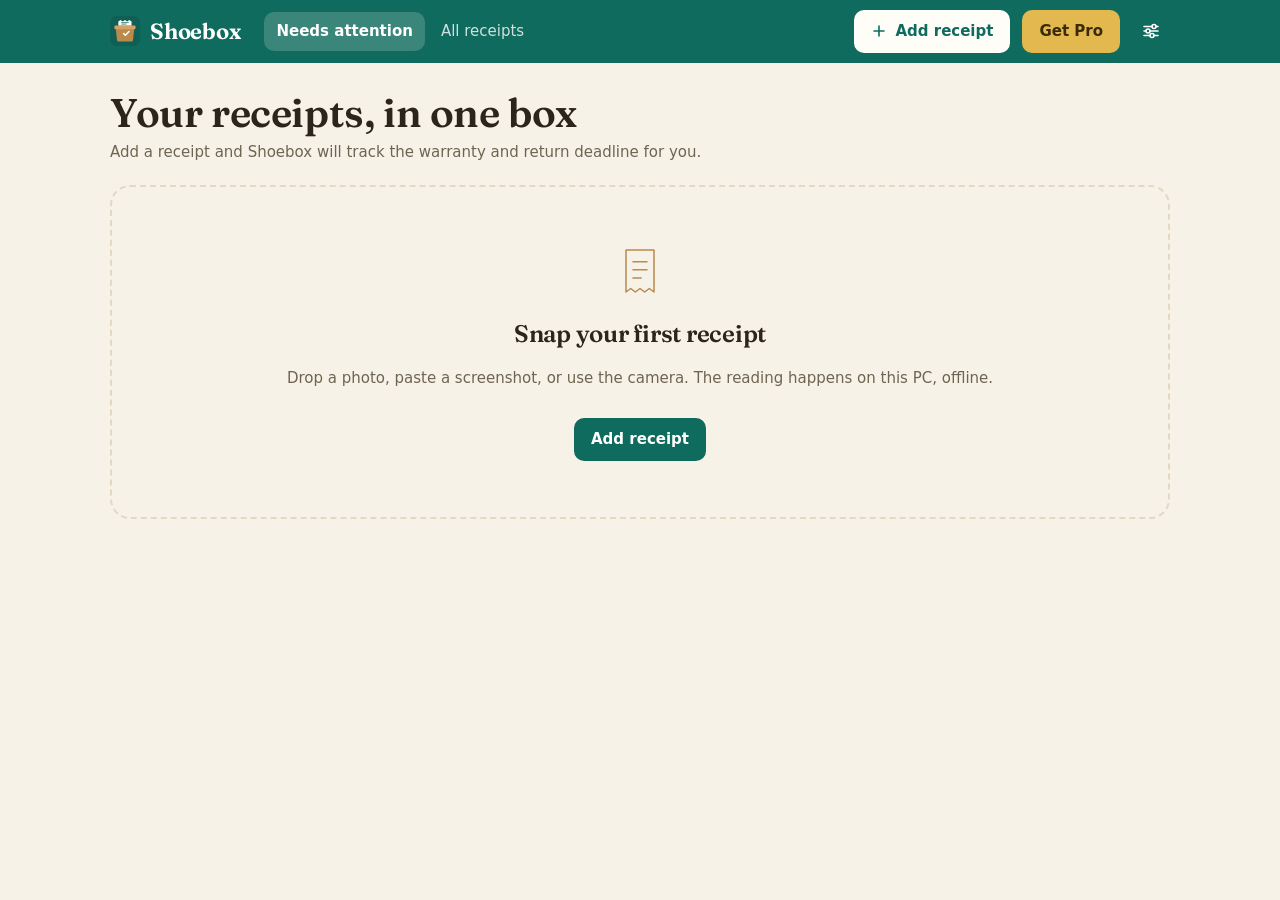
<file: index.html>
<!doctype html>
<html lang="en">
<head>
  <meta charset="utf-8">
  <meta name="viewport" content="width=device-width, initial-scale=1, viewport-fit=cover">
  <title>Shoebox</title>
  <meta name="description" content="Receipt and warranty vault. Snap a receipt, Shoebox reads it on your PC and reminds you before a warranty or return window ends.">
  <meta name="theme-color" content="#0F5F55">
  <link rel="manifest" href="manifest.webmanifest">
  <link rel="icon" href="icons/icon.svg" type="image/svg+xml">
  <link rel="icon" href="icons/icon-192.png" sizes="192x192" type="image/png">
  <link rel="preload" href="fonts/fraunces-latin-wght-normal.woff2" as="font" type="font/woff2" crossorigin>
  <link rel="stylesheet" href="css/styles.css">
</head>
<body data-view="attention">
  <a class="skip" href="#main">Skip to content</a>
  <header class="appbar">
    <div class="appbar-inner">
      <div class="brand"><img src="icons/icon.svg" alt="" width="30" height="30"><span>Shoebox</span></div>
      <nav class="tabs" aria-label="Sections">
        <button data-action="view" data-view="attention">Needs attention <span id="attnCount" class="count" hidden>0</span></button>
        <button data-action="view" data-view="all">All receipts</button>
      </nav>
      <span class="spacer"></span>
      <button class="btn primary" data-action="add"><svg viewBox="0 0 16 16" aria-hidden="true"><path d="M8 3v10M3 8h10"/></svg><span>Add receipt</span></button>
      <span id="proBadge" class="pro-badge" hidden>Pro</span>
      <button id="getPro" class="btn gold" data-action="open-pro">Get Pro</button>
      <button class="icon-btn" data-action="open-settings" aria-label="Settings">
        <svg viewBox="0 0 20 20" aria-hidden="true"><path d="M3 5.5h8M15 5.5h2M3 10h2M9 10h8M3 14.5h6M13 14.5h4"/><circle cx="13" cy="5.5" r="2"/><circle cx="7" cy="10" r="2"/><circle cx="11" cy="14.5" r="2"/></svg>
      </button>
    </div>
  </header>

  <main id="main" class="main" tabindex="-1"></main>

  <div class="drop-hint" aria-hidden="true"><p>Drop receipt photos or PDFs-as-images here</p></div>

  <dialog id="addDialog" aria-labelledby="addTitle">
    <div class="dlg">
      <h2 id="addTitle">Add a receipt</h2>
      <div id="dropzone" class="dropzone">
        <svg viewBox="0 0 48 48" aria-hidden="true"><path d="M12 6h24v36l-4-3-4 3-4-3-4 3-4-3-4 3z"/><path d="M18 16h12M18 23h12M18 30h7"/></svg>
        <p><strong>Drop a receipt photo here</strong>, paste one with Ctrl+V, or:</p>
        <div class="row">
          <button class="btn primary" data-action="pick">Choose photos</button>
          <button class="btn" data-action="camera" id="cameraBtn">Use camera</button>
          <button class="btn" data-action="manual">Type it in</button>
        </div>
        <p class="fine">Shoebox reads the receipt on this PC. The photo is never uploaded.</p>
      </div>
      <input id="filePick" type="file" accept="image/*" multiple hidden>
      <div id="cameraBox" class="camera" hidden>
        <video id="camVideo" playsinline muted></video>
        <div class="row"><button class="btn primary" data-action="snap">Take photo</button><button class="btn" data-action="stop-camera">Cancel</button></div>
      </div>
      <div class="dialog-actions"><button class="btn" data-action="close-dialog">Close</button></div>
    </div>
  </dialog>

  <dialog id="scanDialog" aria-labelledby="scanTitle">
    <div class="dlg scan">
      <h2 id="scanTitle">Reading receipt…</h2>
      <div class="bar" role="progressbar" aria-valuemin="0" aria-valuemax="100"><i id="scanBar"></i></div>
      <p id="scanNote" class="fine">Starting the on-device reader.</p>
    </div>
  </dialog>

  <dialog id="itemDialog" aria-labelledby="itemTitle">
    <form id="itemForm" method="dialog" class="item-form">
      <h2 id="itemTitle">Check the details</h2>
      <p id="itemHint" class="hint-banner" hidden></p>
      <div class="item-grid">
        <figure class="photo" id="itemPhoto"><figcaption>No photo</figcaption></figure>
        <div class="fields">
          <label class="field wide"><span class="label">What did you buy?</span><span class="control"><input id="f-name" required maxlength="80" placeholder="e.g. Living room TV"></span></label>
          <label class="field"><span class="label">Store</span><span class="control"><input id="f-store" maxlength="60"></span></label>
          <label class="field"><span class="label">Purchase date</span><span class="control"><input id="f-date" type="date" required></span></label>
          <label class="field"><span class="label">Price</span><span class="control"><input id="f-price" inputmode="decimal"></span></label>
          <label class="field"><span class="label">Currency</span><select id="f-currency"></select></label>
          <label class="field"><span class="label">Warranty</span>
            <select id="f-warranty"><option value="0">None</option><option value="3">3 months</option><option value="6">6 months</option><option value="12">1 year</option><option value="24">2 years</option><option value="36">3 years</option><option value="60">5 years</option><option value="120">10 years</option><option value="-1">Lifetime</option></select></label>
          <label class="field"><span class="label">Return window</span>
            <select id="f-return"><option value="0">None</option><option value="14">14 days</option><option value="15">15 days</option><option value="30">30 days</option><option value="60">60 days</option><option value="90">90 days</option></select></label>
          <label class="field"><span class="label">Category</span>
            <select id="f-category"><option value="">—</option><option>Electronics</option><option>Appliances</option><option>Tools</option><option>Furniture</option><option>Clothing</option><option>Other</option></select></label>
          <label class="field wide"><span class="label">Notes</span><span class="control"><textarea id="f-notes" rows="2" maxlength="400" placeholder="Serial number, order number…"></textarea></span></label>
        </div>
      </div>
      <p id="itemCover" class="cover-line" aria-live="polite"></p>
      <div class="dialog-actions">
        <button type="button" id="delBtn" class="btn danger" data-action="delete-item" hidden>Delete</button>
        <span class="spacer"></span>
        <button type="button" class="btn" data-action="cancel-item">Cancel</button>
        <button type="submit" class="btn primary" id="saveBtn">Save receipt</button>
      </div>
    </form>
  </dialog>

  <dialog id="photoDialog" aria-label="Receipt photo"><img id="bigPhoto" alt="Receipt photo"><div class="dialog-actions"><button class="btn" data-action="close-dialog">Close</button></div></dialog>

  <dialog id="settingsDialog" aria-labelledby="settingsTitle">
    <div class="dlg">
      <h2 id="settingsTitle">Settings</h2>
      <div class="grid">
        <label class="field"><span class="label">Your currency</span><select id="set-currency"></select></label>
        <label class="field"><span class="label">Dates like 03/10/2026 mean</span>
          <select id="set-dayFirst"><option value="0">March 10 (month first)</option><option value="1">3 October (day first)</option></select></label>
        <label class="field"><span class="label">Default warranty</span>
          <select id="set-warranty"><option value="0">None</option><option value="3">3 months</option><option value="6">6 months</option><option value="12">1 year</option><option value="24">2 years</option><option value="36">3 years</option></select></label>
        <label class="field"><span class="label">Default return window</span>
          <select id="set-return"><option value="0">None</option><option value="14">14 days</option><option value="15">15 days</option><option value="30">30 days</option><option value="60">60 days</option><option value="90">90 days</option></select></label>
      </div>
      <h3>Your data</h3>
      <p class="block-note">Everything is stored on this PC only. Back it up before moving to a new computer.</p>
      <div class="row wrap">
        <button class="btn" data-action="backup">Save backup file</button>
        <button class="btn" data-action="restore">Restore backup</button>
        <button class="btn" data-action="export-csv">Export CSV <span class="tag">Pro</span></button>
        <button class="btn" data-action="export-ics">Calendar reminders <span class="tag">Pro</span></button>
      </div>
      <input id="restorePick" type="file" accept="application/json,.json" hidden>
      <div class="row wrap"><button class="btn danger" data-action="wipe">Delete all receipts…</button></div>
      <p class="fine">Shoebox does not collect or send your data. <a href="privacy.html" target="_blank" rel="noopener">Privacy policy</a> · <a id="supportLink" href="#">Support</a></p>
      <div class="dialog-actions"><button class="btn primary" data-action="close-dialog">Done</button></div>
    </div>
  </dialog>

  <dialog id="proDialog" aria-labelledby="proTitle">
    <div class="dlg pro-dialog">
      <h2 id="proTitle">Shoebox Pro</h2>
      <p id="proReason" class="pro-reason" hidden></p>
      <ul class="pro-list">
        <li>Unlimited receipts (the free version holds 20)</li>
        <li>Calendar reminders for every warranty and return deadline</li>
        <li>CSV export for insurance claims and bookkeeping</li>
        <li>One payment, no subscription, no account</li>
      </ul>
      <p class="pro-price"><span id="proPrice">$3.99</span> once.</p>
      <p id="proOwned" class="pro-owned" hidden>Pro is unlocked on this Microsoft account.</p>
      <p id="proStoreNote" class="block-note" hidden>Pro is sold through the Microsoft Store version of Shoebox. <a id="proStoreLink" href="#" target="_blank" rel="noopener">Get Shoebox from the Microsoft Store</a></p>
      <div class="dialog-actions">
        <button type="button" class="btn" data-action="close-dialog">Not now</button>
        <button type="button" id="restorePro" class="btn" data-action="restore-pro">Restore purchase</button>
        <button type="button" id="buyPro" class="btn primary" data-action="buy-pro">Get Pro</button>
      </div>
    </div>
  </dialog>

  <dialog id="confirmDialog" aria-labelledby="confirmTitle">
    <div class="dlg"><h2 id="confirmTitle">Are you sure?</h2><p id="confirmText"></p>
      <div class="dialog-actions"><button class="btn" data-action="confirm-no">Cancel</button><button class="btn danger" data-action="confirm-yes">Delete</button></div></div>
  </dialog>

  <div id="toast" class="toast" role="status" aria-live="polite"></div>
  <script type="module" src="js/app.js"></script>
</body>
</html>
</file>
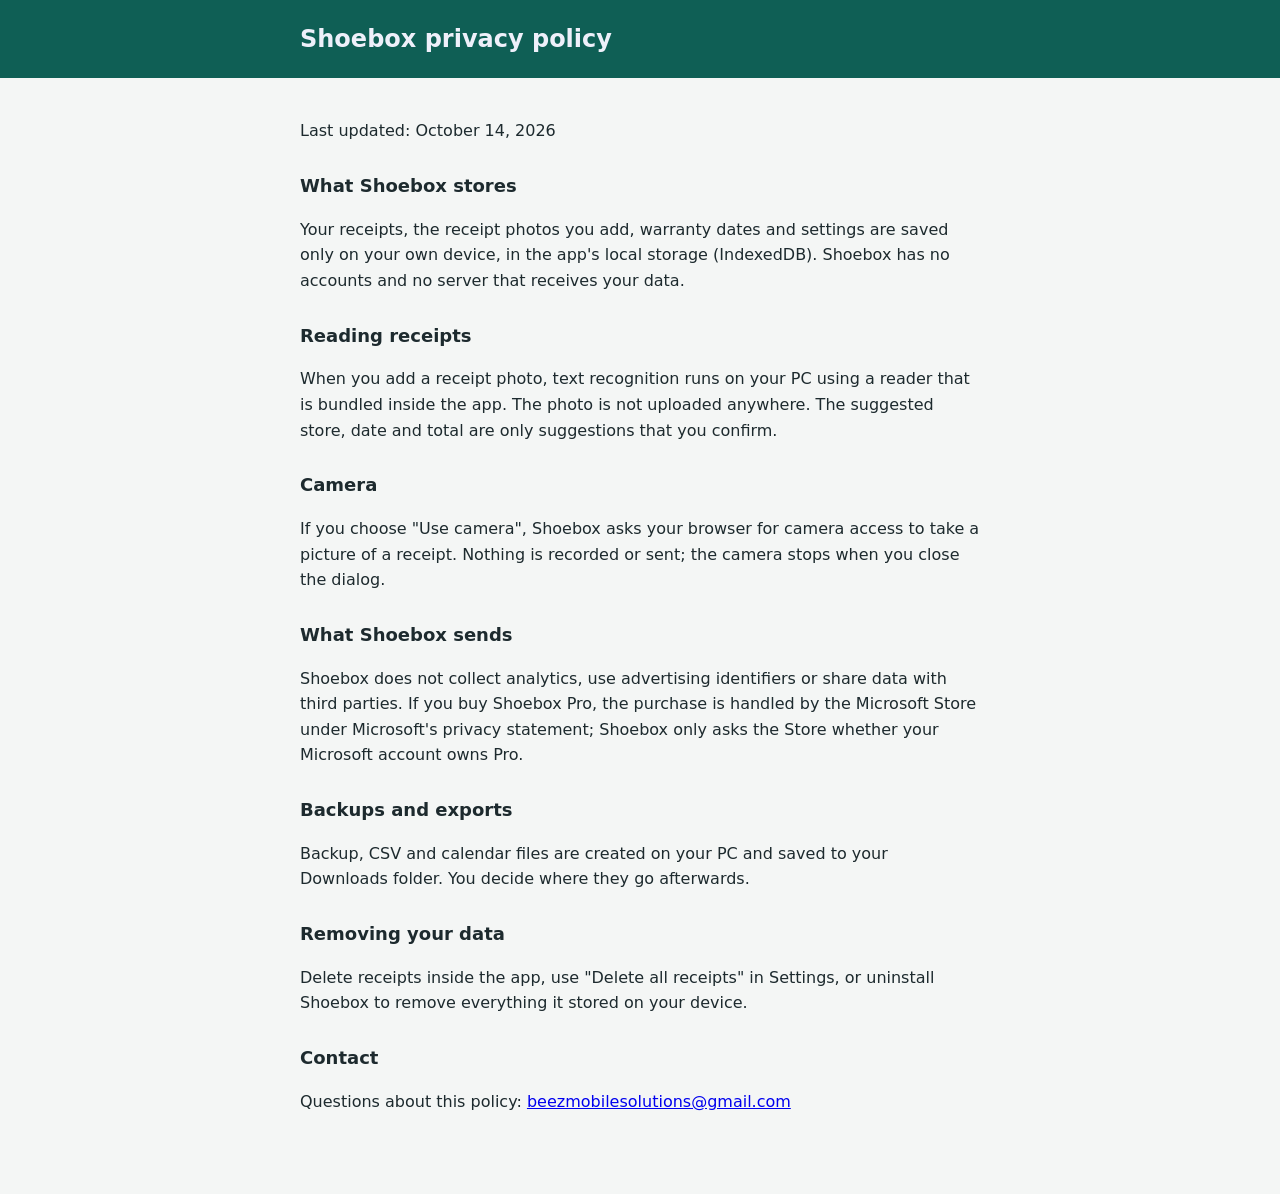
<file: privacy.html>
<!doctype html>
<html lang="en">
<head>
  <meta charset="utf-8">
  <meta name="viewport" content="width=device-width, initial-scale=1">
  <title>Shoebox privacy policy</title>
  <link rel="icon" href="icons/icon.svg" type="image/svg+xml">
  <style>
    :root { color-scheme: light dark; --ink: #1D2A2E; --paper: #F4F6F5; }
    @media (prefers-color-scheme: dark) { :root { --ink: #E3EAE8; --paper: #12191B; } }
    body { margin: 0; background: var(--paper); color: var(--ink); font: 16px/1.6 'Segoe UI', system-ui, sans-serif; }
    header { background: #0F5F55; color: #EEF0FA; padding: 20px 16px; }
    header h1 { margin: 0 auto; max-width: 680px; font-size: 24px; }
    main { max-width: 680px; margin: 0 auto; padding: 24px 16px 64px; }
    h2 { font-size: 18px; margin-top: 28px; }
  </style>
</head>
<body>
  <header><h1>Shoebox privacy policy</h1></header>
  <main>
    <p>Last updated: October 14, 2026</p>
    <h2>What Shoebox stores</h2>
    <p>Your receipts, the receipt photos you add, warranty dates and settings are saved only on your own device, in the app's local storage (IndexedDB). Shoebox has no accounts and no server that receives your data.</p>
    <h2>Reading receipts</h2>
    <p>When you add a receipt photo, text recognition runs on your PC using a reader that is bundled inside the app. The photo is not uploaded anywhere. The suggested store, date and total are only suggestions that you confirm.</p>
    <h2>Camera</h2>
    <p>If you choose "Use camera", Shoebox asks your browser for camera access to take a picture of a receipt. Nothing is recorded or sent; the camera stops when you close the dialog.</p>
    <h2>What Shoebox sends</h2>
    <p>Shoebox does not collect analytics, use advertising identifiers or share data with third parties. If you buy Shoebox Pro, the purchase is handled by the Microsoft Store under Microsoft's privacy statement; Shoebox only asks the Store whether your Microsoft account owns Pro.</p>
    <h2>Backups and exports</h2>
    <p>Backup, CSV and calendar files are created on your PC and saved to your Downloads folder. You decide where they go afterwards.</p>
    <h2>Removing your data</h2>
    <p>Delete receipts inside the app, use "Delete all receipts" in Settings, or uninstall Shoebox to remove everything it stored on your device.</p>
    <h2>Contact</h2>
    <p>Questions about this policy: <a href="mailto:beezmobilesolutions@gmail.com">beezmobilesolutions@gmail.com</a></p>
  </main>
</body>
</html>
</file>
<file: css/styles.css>
@font-face { font-family: 'Fraunces'; src: url('../fonts/fraunces-latin-wght-normal.woff2') format('woff2'); font-weight: 100 900; font-display: swap; }
:root {
  color-scheme: light dark;
  --bg: light-dark(#F7F2E8, #171411);
  --surface: light-dark(#FFFDF8, #221E19);
  --surface-2: light-dark(#F0E9DA, #2B261F);
  --ink: light-dark(#2B251B, #F1EADC);
  --muted: light-dark(#6E6451, #A99F8C);
  --line: light-dark(#E2D8C3, #3A3328);
  --accent: light-dark(#0F6B5E, #4DBEA9);
  --accent-ink: light-dark(#FFFFFF, #07241F);
  --kraft: #B98A4E;
  --gold: light-dark(#8A6212, #E3B84F);
  --warn: light-dark(#9A5B00, #F0B35A);
  --warn-bg: light-dark(#FFF1D6, #3A2A0F);
  --bad: light-dark(#A3321F, #F08A78);
  --bad-bg: light-dark(#FDE5DF, #3C1C16);
  --ok-bg: light-dark(#DDF1EA, #12332C);
  --radius: 14px;
  --display: 'Fraunces', Georgia, serif;
  --sans: 'Segoe UI Variable Text', 'Segoe UI', system-ui, sans-serif;
}
* { box-sizing: border-box; }
body { margin: 0; background: var(--bg); color: var(--ink); font: 15px/1.5 var(--sans); min-height: 100vh; }
.sr-only, .skip:not(:focus) { position: absolute; width: 1px; height: 1px; overflow: hidden; clip-path: inset(50%); white-space: nowrap; }
.skip:focus { position: fixed; top: 8px; left: 8px; z-index: 99; background: var(--surface); padding: 8px 12px; border-radius: 8px; }
:focus-visible { outline: 3px solid color-mix(in srgb, var(--accent) 70%, transparent); outline-offset: 2px; }
svg { width: 16px; height: 16px; fill: none; stroke: currentColor; stroke-width: 1.6; stroke-linecap: round; stroke-linejoin: round; }

.appbar { position: sticky; top: 0; z-index: 10; background: var(--accent); color: var(--accent-ink); }
.appbar-inner { display: flex; align-items: center; gap: 12px; max-width: 1100px; margin: 0 auto; padding: 10px 20px; flex-wrap: wrap; }
.brand { display: flex; align-items: center; gap: 10px; font: 650 22px/1 var(--display); letter-spacing: -.01em; }
.tabs { display: flex; gap: 4px; margin-left: 12px; }
.tabs button { background: transparent; border: 0; color: inherit; font: inherit; padding: 8px 12px; border-radius: 10px; cursor: pointer; opacity: .8; }
.tabs button:hover { opacity: 1; background: #ffffff22; }
body[data-view="attention"] .tabs [data-view="attention"], body[data-view="all"] .tabs [data-view="all"] { opacity: 1; background: #ffffff2e; font-weight: 600; }
.count { display: inline-grid; place-items: center; min-width: 20px; height: 20px; padding: 0 6px; border-radius: 10px; background: var(--warn-bg); color: var(--warn); font-size: 12px; font-weight: 700; margin-left: 4px; }
.spacer { flex: 1; }

.btn { display: inline-flex; align-items: center; gap: 8px; font: inherit; font-weight: 600; padding: 9px 16px; border-radius: 10px; border: 1px solid var(--line); background: var(--surface); color: var(--ink); cursor: pointer; transition: transform .08s, background .15s; }
.btn:hover { background: var(--surface-2); } .btn:active { transform: translateY(1px); }
.btn.primary { background: var(--accent); color: var(--accent-ink); border-color: transparent; }
.appbar .btn.primary { background: var(--surface); color: var(--accent); }
.btn.primary:hover { background: color-mix(in srgb, var(--accent) 88%, black); }
.appbar .btn.primary:hover { background: var(--surface-2); }
.btn.gold { background: #E3B84F; color: #3A2A05; border-color: transparent; }
.btn.danger { color: var(--bad); }
.icon-btn { width: 38px; height: 38px; display: grid; place-items: center; border-radius: 10px; border: 0; background: transparent; color: inherit; cursor: pointer; }
.icon-btn:hover { background: #ffffff22; } .icon-btn svg { width: 20px; height: 20px; }
.pro-badge { font-weight: 800; font-size: 12px; letter-spacing: .08em; text-transform: uppercase; background: #E3B84F; color: #3A2A05; padding: 4px 9px; border-radius: 99px; }
.tag { font-size: 11px; font-weight: 800; letter-spacing: .06em; text-transform: uppercase; color: var(--gold); }

.main { max-width: 1100px; margin: 0 auto; padding: 28px 20px 80px; outline: none; }
h1, h2, h3 { font-family: var(--display); letter-spacing: -.01em; margin: 0; }
.hero { display: flex; align-items: end; justify-content: space-between; gap: 16px; flex-wrap: wrap; margin-bottom: 22px; }
.hero h1 { font-size: clamp(28px, 4vw, 40px); font-weight: 600; line-height: 1.1; }
.hero p { margin: 6px 0 0; color: var(--muted); }
.stats { display: flex; gap: 10px; flex-wrap: wrap; margin-bottom: 26px; container-type: inline-size; }
.stat { flex: 1 1 150px; background: var(--surface); border: 1px solid var(--line); border-radius: var(--radius); padding: 14px 16px; }
.stat b { display: block; font: 600 30px/1.1 var(--display); }
.stat span { color: var(--muted); font-size: 13px; }
.stat.warn b { color: var(--warn); }

.cards { display: grid; grid-template-columns: repeat(auto-fill, minmax(320px, 1fr)); gap: 14px; }
.card { display: grid; grid-template-columns: 76px 1fr; gap: 14px; text-align: left; font: inherit; color: inherit; width: 100%; background: var(--surface); border: 1px solid var(--line); border-radius: var(--radius); padding: 14px; cursor: pointer; transition: border-color .15s, box-shadow .15s; }
.card:hover { border-color: var(--kraft); box-shadow: 0 6px 20px -12px #0006; }
.card h3 { font-size: 18px; font-weight: 600; margin-bottom: 2px; }
.card .sub { color: var(--muted); font-size: 13px; }
.thumb { width: 76px; height: 96px; border-radius: 8px; object-fit: cover; background: var(--surface-2); border: 1px solid var(--line); display: grid; place-items: center; color: var(--muted); }
.pills { display: flex; flex-wrap: wrap; gap: 6px; margin-top: 10px; }
.pill { font-size: 12.5px; font-weight: 600; padding: 3px 10px; border-radius: 99px; background: var(--ok-bg); color: var(--accent); }
.pill.soon { background: var(--warn-bg); color: var(--warn); }
.pill.urgent { background: var(--bad-bg); color: var(--bad); }
.pill.muted { background: var(--surface-2); color: var(--muted); }

.toolbar { display: flex; gap: 10px; align-items: center; flex-wrap: wrap; margin-bottom: 16px; }
.search { flex: 1 1 240px; display: flex; align-items: center; gap: 8px; background: var(--surface); border: 1px solid var(--line); border-radius: 10px; padding: 0 12px; }
.search input { flex: 1; border: 0; background: transparent; color: inherit; font: inherit; padding: 10px 0; outline: none; }
.search:focus-within { border-color: var(--accent); }
.chips { display: flex; gap: 6px; flex-wrap: wrap; }
.chip { font: inherit; font-size: 13.5px; padding: 6px 12px; border-radius: 99px; border: 1px solid var(--line); background: var(--surface); color: var(--ink); cursor: pointer; }
.chip[aria-pressed="true"] { background: var(--accent); color: var(--accent-ink); border-color: transparent; }
.list { display: grid; gap: 8px; }
.row-item { display: grid; grid-template-columns: 48px 1fr auto; gap: 14px; align-items: center; width: 100%; text-align: left; font: inherit; color: inherit; background: var(--surface); border: 1px solid var(--line); border-radius: 12px; padding: 10px 14px; cursor: pointer; }
.row-item:hover { border-color: var(--kraft); }
.row-item .thumb { width: 48px; height: 60px; }
.row-item .name { font-weight: 600; }
.row-item .sub { color: var(--muted); font-size: 13px; }
.row-item .price { font: 600 16px var(--display); text-align: right; }
.row-item .pills { margin-top: 4px; }

.empty { text-align: center; padding: 56px 20px; border: 2px dashed var(--line); border-radius: 20px; color: var(--muted); }
.empty h2 { font-size: 24px; color: var(--ink); margin: 10px 0 6px; font-weight: 600; }
.empty svg { width: 56px; height: 56px; color: var(--kraft); stroke-width: 1.3; }
.empty .btn { margin-top: 14px; }

dialog { border: 1px solid var(--line); border-radius: 18px; background: var(--surface); color: var(--ink); padding: 0; width: min(94vw, 560px); box-shadow: 0 30px 80px -20px #0009; }
dialog::backdrop { background: #0008; backdrop-filter: blur(3px); }
dialog[open] { animation: pop .18s ease-out; }
@keyframes pop { from { opacity: 0; transform: translateY(8px) scale(.98); } }
.dlg, .item-form { padding: 22px 24px; }
dialog h2 { font-size: 24px; font-weight: 600; margin-bottom: 14px; }
dialog h3 { font-size: 18px; margin: 20px 0 6px; font-weight: 600; }
#itemDialog { width: min(96vw, 820px); }
#photoDialog { width: min(96vw, 760px); padding: 14px; } #photoDialog img { width: 100%; max-height: 78vh; object-fit: contain; border-radius: 8px; }
.dialog-actions { display: flex; gap: 8px; justify-content: flex-end; margin-top: 18px; align-items: center; flex-wrap: wrap; }
.row { display: flex; gap: 8px; flex-wrap: wrap; justify-content: center; margin: 10px 0; } .row.wrap { justify-content: flex-start; }
.fine { color: var(--muted); font-size: 13px; margin: 10px 0 0; } .block-note { color: var(--muted); margin: 0 0 10px; }
.hint-banner { background: var(--ok-bg); color: var(--accent); padding: 8px 12px; border-radius: 10px; margin: 0 0 14px; font-size: 13.5px; }
.dropzone { border: 2px dashed var(--kraft); border-radius: 16px; padding: 26px 16px; text-align: center; background: var(--surface-2); transition: background .15s, border-color .15s; }
.dropzone svg { width: 48px; height: 48px; color: var(--kraft); stroke-width: 1.4; } .dropzone p { margin: 8px 0; }
body.dragging .dropzone, .dropzone.over { border-color: var(--accent); background: var(--ok-bg); }
.drop-hint { position: fixed; inset: 0; display: none; place-items: center; background: color-mix(in srgb, var(--accent) 85%, black); color: var(--accent-ink); font: 600 28px var(--display); z-index: 50; pointer-events: none; text-align: center; padding: 20px; }
body.dragging .drop-hint { display: grid; }
.camera video { width: 100%; max-height: 50vh; border-radius: 12px; background: #000; }
.bar { height: 10px; border-radius: 99px; background: var(--surface-2); overflow: hidden; margin: 14px 0 6px; } .bar i { display: block; height: 100%; width: 0; background: var(--accent); transition: width .2s; }
.bar.indet i { width: 35%; animation: slide 1.1s infinite ease-in-out; } @keyframes slide { 0% { margin-left: -35%; } 100% { margin-left: 100%; } }

.item-grid { display: grid; grid-template-columns: 200px 1fr; gap: 20px; }
.photo { margin: 0; align-self: start; position: sticky; top: 0; }
.photo img { width: 100%; max-height: 360px; object-fit: contain; border-radius: 10px; border: 1px solid var(--line); background: var(--surface-2); cursor: zoom-in; display: block; }
.photo figcaption { color: var(--muted); font-size: 13px; text-align: center; padding: 30px 8px; border: 1px dashed var(--line); border-radius: 10px; }
.photo img + figcaption { padding: 6px 0 0; border: 0; }
.fields, .grid { display: grid; grid-template-columns: 1fr 1fr; gap: 12px; }
.field { display: grid; gap: 4px; align-content: start; } .field.wide { grid-column: 1 / -1; }
.label { font-size: 13px; font-weight: 600; color: var(--muted); }
.control { display: flex; align-items: center; border: 1px solid var(--line); border-radius: 10px; background: var(--bg); padding: 0 10px; }
.control:focus-within { border-color: var(--accent); }
.field input, .field select, .field textarea { font: inherit; color: inherit; background: transparent; border: 0; outline: none; padding: 9px 0; width: 100%; resize: vertical; }
.field > select { border: 1px solid var(--line); border-radius: 10px; background: var(--bg); padding: 9px 10px; }
.field input.guess, .field.guess .control { border-color: var(--accent); background: color-mix(in srgb, var(--accent) 8%, var(--bg)); }
.cover-line { margin: 16px 0 0; padding: 10px 14px; border-radius: 10px; background: var(--surface-2); color: var(--ink); min-height: 42px; }
.pro-list { margin: 0 0 12px; padding-left: 20px; } .pro-list li { margin: 6px 0; }
.pro-price { font: 600 22px var(--display); margin: 8px 0; } .pro-reason { background: var(--warn-bg); color: var(--warn); padding: 8px 12px; border-radius: 10px; }
.pro-owned { color: var(--accent); font-weight: 600; }
.toast { position: fixed; left: 50%; bottom: 24px; transform: translate(-50%, 20px); background: var(--ink); color: var(--bg); padding: 10px 18px; border-radius: 12px; opacity: 0; pointer-events: none; transition: .25s; z-index: 80; max-width: 90vw; }
.toast.show { opacity: 1; transform: translate(-50%, 0); }
.section-title { font-size: 20px; font-weight: 600; margin: 28px 0 12px; }

.card, .row-item, .stat { view-transition-class: tile; }
@media (max-width: 680px) { .item-grid { grid-template-columns: 1fr; } .photo { position: static; max-width: 220px; } .fields, .grid { grid-template-columns: 1fr; } .tabs { margin-left: 0; order: 3; width: 100%; } }
@container (max-width: 520px) { .stat b { font-size: 24px; } }
@media (prefers-reduced-motion: reduce) { * { animation: none !important; transition: none !important; } }
[hidden] { display: none !important; }
</file>
